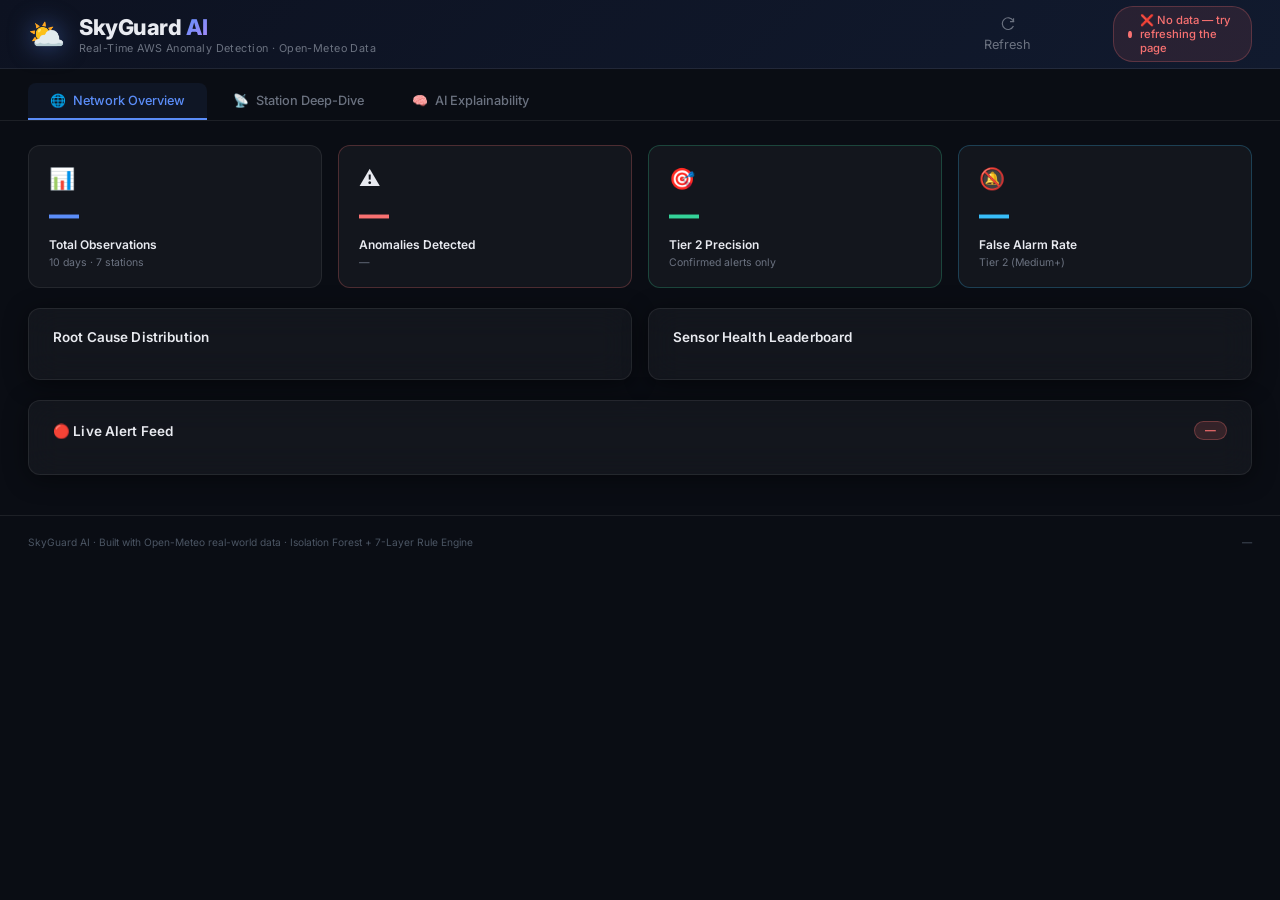
<file: output/index.html>
<!DOCTYPE html>
<html lang="en">
<head>
  <meta charset="UTF-8" />
  <meta name="viewport" content="width=device-width, initial-scale=1.0"/>
  <title>SkyGuard AI — Real-Time AWS Anomaly Detection</title>
  <meta name="description" content="SkyGuard AI: 7-layer anomaly detection pipeline for Automatic Weather Stations across India, powered by Isolation Forest and spatial consistency checks."/>
  <link rel="preconnect" href="https://fonts.googleapis.com"/>
  <link href="https://fonts.googleapis.com/css2?family=Inter:wght@300;400;500;600;700;800&display=swap" rel="stylesheet"/>
  <script src="https://cdn.plot.ly/plotly-2.27.0.min.js"></script>
  <link rel="stylesheet" href="style.css"/>
</head>
<body>

  <!-- ═══════════════════ HEADER ═══════════════════ -->
  <header class="site-header">
    <div class="header-inner">
      <div class="logo-group">
        <div class="logo-icon">⛅</div>
        <div>
          <h1 class="site-title">SkyGuard <span class="accent">AI</span></h1>
          <p class="site-subtitle">Real-Time AWS Anomaly Detection · Open-Meteo Data</p>
        </div>
      </div>
      <div class="header-meta" style="display: flex; align-items: center; gap: 12px;">
        <button id="btn-refresh" class="station-btn" style="padding: 6px 16px; margin: 0; display: flex; align-items: center; gap: 6px; font-size: 0.85rem;" onclick="window.location.reload()">
          <svg width="14" height="14" viewBox="0 0 24 24" fill="none" stroke="currentColor" stroke-width="2"><path d="M21.5 2v6h-6M21.34 15.57a10 10 0 1 1-.59-9.5l1.75 1.93"></path></svg>
          Refresh
        </button>
        <div class="status-pill" id="data-status">
          <span class="pulse-dot"></span>
          <span id="data-status-text">⏳ Connecting...</span>
        </div>
      </div>
    </div>
  </header>

  <!-- ═══════════════════ NAVIGATION TABS ═══════════════════ -->
  <nav class="tab-nav">
    <button class="tab-btn active" id="tab-overview" onclick="switchTab('overview')">
      <span class="tab-icon">🌐</span> Network Overview
    </button>
    <button class="tab-btn" id="tab-station" onclick="switchTab('station')">
      <span class="tab-icon">📡</span> Station Deep-Dive
    </button>
    <button class="tab-btn" id="tab-explainability" onclick="switchTab('explainability')">
      <span class="tab-icon">🧠</span> AI Explainability
    </button>
  </nav>

  <!-- ═══════════════════ TAB 1: OVERVIEW ═══════════════════ -->
  <div class="tab-content active" id="content-overview">

    <!-- KPI Cards -->
    <section class="kpi-row">
      <div class="kpi-card" id="kpi-total">
        <div class="kpi-icon">📊</div>
        <div class="kpi-value" id="kpi-total-val">—</div>
        <div class="kpi-label">Total Observations</div>
        <div class="kpi-sub">10 days · 7 stations</div>
      </div>
      <div class="kpi-card danger" id="kpi-anomalies">
        <div class="kpi-icon">⚠️</div>
        <div class="kpi-value" id="kpi-anomalies-val">—</div>
        <div class="kpi-label">Anomalies Detected</div>
        <div class="kpi-sub" id="kpi-anomalies-pct">—</div>
      </div>
      <div class="kpi-card success" id="kpi-precision">
        <div class="kpi-icon">🎯</div>
        <div class="kpi-value" id="kpi-precision-val">—</div>
        <div class="kpi-label">Tier 2 Precision</div>
        <div class="kpi-sub">Confirmed alerts only</div>
      </div>
      <div class="kpi-card info" id="kpi-far">
        <div class="kpi-icon">🔕</div>
        <div class="kpi-value" id="kpi-far-val">—</div>
        <div class="kpi-label">False Alarm Rate</div>
        <div class="kpi-sub">Tier 2 (Medium+)</div>
      </div>
    </section>

    <!-- Charts Row -->
    <div class="charts-row">
      <div class="glass-card chart-half">
        <h3 class="card-title">Root Cause Distribution</h3>
        <div id="chart-root-cause"></div>
      </div>
      <div class="glass-card chart-half">
        <h3 class="card-title">Sensor Health Leaderboard</h3>
        <div id="chart-health"></div>
      </div>
    </div>

    <!-- Alert Feed -->
    <div class="glass-card">
      <div class="card-header-row">
        <h3 class="card-title">🔴 Live Alert Feed</h3>
        <span class="badge-count" id="alert-count-badge">—</span>
      </div>
      <div class="alert-feed" id="alert-feed"></div>
    </div>

  </div>

  <!-- ═══════════════════ TAB 2: STATION DEEP-DIVE ═══════════════════ -->
  <div class="tab-content" id="content-station">
    <div class="station-layout">
      <!-- Sidebar -->
      <aside class="station-sidebar">
        <h3 class="sidebar-title">📡 Stations</h3>
        <div class="station-group-label">Delhi NCR Cluster</div>
        <div class="station-list" id="station-list-ncr"></div>
        <div class="station-group-label" style="margin-top:12px">Isolated Stations</div>
        <div class="station-list" id="station-list-iso"></div>
      </aside>

      <!-- Charts -->
      <div class="station-main">
        <div class="glass-card" style="margin-bottom:16px">
          <h3 class="card-title" id="station-chart-title">Select a station →</h3>
          <div id="chart-temp" style="height:280px"></div>
        </div>
        <div class="charts-row">
          <div class="glass-card chart-half">
            <h3 class="card-title">Pressure (hPa)</h3>
            <div id="chart-pressure" style="height:220px"></div>
          </div>
          <div class="glass-card chart-half">
            <h3 class="card-title">Humidity (%)</h3>
            <div id="chart-humidity" style="height:220px"></div>
          </div>
        </div>
        <div class="glass-card">
          <h3 class="card-title">Fused Anomaly Score</h3>
          <div id="chart-score" style="height:200px"></div>
        </div>
      </div>
    </div>
  </div>

  <!-- ═════════════════ TAB 3: AI EXPLAINABILITY ═════════════════ -->
  <div class="tab-content" id="content-explainability">
    <div class="explain-layout">

      <!-- Pipeline Flowchart (left column) -->
      <div class="glass-card explain-flow">
        <h3 class="card-title">🔬 7-Layer Detection Pipeline</h3>
        <div class="pipeline-flow">
          <div class="pipe-step step-input">
            <div class="pipe-icon">📡</div>
            <div class="pipe-label">Raw AWS Reading</div>
            <div class="pipe-sub">Temperature · Pressure · Humidity</div>
          </div>
          <div class="pipe-arrow">↓</div>
          <div class="pipe-step step-rule">
            <div class="pipe-icon">📏</div>
            <div class="pipe-label">Layer 1 · Physical Range</div>
            <div class="pipe-sub">−40°C to 60°C | 870–1085 hPa · weight 1.0</div>
          </div>
          <div class="pipe-arrow">↓</div>
          <div class="pipe-step step-rule">
            <div class="pipe-icon">⚡</div>
            <div class="pipe-label">Layer 2 · Spike Detector</div>
            <div class="pipe-sub">MAD-robust rate-of-change · weight 0.55</div>
          </div>
          <div class="pipe-arrow">↓</div>
          <div class="pipe-step step-rule">
            <div class="pipe-icon">🥶</div>
            <div class="pipe-label">Layer 3 · Frozen Sensor</div>
            <div class="pipe-sub">Value unchanged for 40+ min · weight 0.85</div>
          </div>
          <div class="pipe-arrow">↓</div>
          <div class="pipe-step step-rule">
            <div class="pipe-icon">📉</div>
            <div class="pipe-label">Layer 4 · Drift Check</div>
            <div class="pipe-sub">24h rolling z-score deviation · weight 0.35</div>
          </div>
          <div class="pipe-arrow">↓</div>
          <div class="pipe-step step-rule">
            <div class="pipe-icon">🌡️</div>
            <div class="pipe-label">Layer 5 · Physics Check</div>
            <div class="pipe-sub">Dew point &gt; temp, joint pressure-humidity spikes · weight 0.55</div>
          </div>
          <div class="pipe-arrow">↓</div>
          <div class="pipe-step step-ml">
            <div class="pipe-icon">🤖</div>
            <div class="pipe-label">Layer 6 · Isolation Forest</div>
            <div class="pipe-sub">7-feature ML · no labels needed · weight 0.45</div>
          </div>
          <div class="pipe-arrow">↓</div>
          <div class="pipe-step step-spatial">
            <div class="pipe-icon">🗺️</div>
            <div class="pipe-label">Layer 7 · Spatial Consistency</div>
            <div class="pipe-sub">NCR cluster only (Delhi/Gurgaon/Noida) · weight 0.65</div>
          </div>
          <div class="pipe-arrow">↓</div>
          <div class="pipe-step step-fusion">
            <div class="pipe-icon">⚖️</div>
            <div class="pipe-label">Evidence Fusion</div>
            <div class="pipe-sub">Weighted sum → Severity → Confidence</div>
          </div>
          <div class="pipe-arrow">↓</div>
          <div class="pipe-step step-output">
            <div class="pipe-icon">✅</div>
            <div class="pipe-label">Auto-Correction + Alert</div>
            <div class="pipe-sub">Corrected value sent downstream</div>
          </div>
        </div>
      </div>

      <!-- Right column -->
      <div class="explain-right">

        <!-- Section A: Top Significant Alerts -->
        <div class="glass-card" style="margin-bottom:16px">
          <h3 class="card-title">🔊 Top Anomalies — Medium+ Severity</h3>
          <p class="explain-prose" style="margin-bottom:12px">
            Showing the highest-scoring anomalies with the <strong>exact reasoning</strong> produced by
            the 7-layer pipeline. Each bullet is a specific detector that fired and why.
          </p>
          <div id="top-alerts-box">Loading...</div>
        </div>

        <!-- Section B: Detection Layer Breakdown -->
        <div class="glass-card" style="margin-bottom:16px">
          <h3 class="card-title">📊 Detection Layer Breakdown (Worst Alert)</h3>
          <p class="explain-prose" style="margin-bottom:8px">
            Real scores from every detection layer for the highest-scoring anomaly.
            Each bar = raw detector score &times; fusion weight. Taller bar = stronger evidence.
          </p>
          <div id="chart-attribution" style="height:270px"></div>
        </div>

        <!-- Section C: Worst Anomaly Deep Dive -->
        <div class="glass-card" style="margin-bottom:16px">
          <h3 class="card-title">📋 Worst Anomaly Deep Dive</h3>
          <div class="explain-prose" id="worst-anomaly-box">Loading...</div>
        </div>

        <!-- Section D: Evaluation Metrics -->
        <div class="glass-card">
          <h3 class="card-title">📈 Detection Performance Metrics</h3>
          <p class="explain-prose" style="margin-bottom:12px">
            Evaluated against labeled ground truth (injected anomalies). Tier 1 = any flag;
            Tier 2 = Medium/High/Critical severity confirmed alerts.
          </p>
          <div class="metrics-grid" id="metrics-grid"></div>
        </div>

      </div>
    </div>
  </div>

  <footer class="site-footer">
    <span>SkyGuard AI · Built with Open-Meteo real-world data · Isolation Forest + 7-Layer Rule Engine</span>
    <span id="footer-timestamp">—</span>
  </footer>

  <script src="app.js"></script>
</body>
</html>
</file>
<file: output/style.css>
/* ═══════════════════════════════════════════════════════════
   SkyGuard AI Dashboard — Premium Dark Theme
   ═══════════════════════════════════════════════════════════ */

*, *::before, *::after { box-sizing: border-box; margin: 0; padding: 0; }

:root {
  --bg-base:      #0a0d14;
  --bg-surface:   #111622;
  --bg-glass:     rgba(255,255,255,0.04);
  --border-glass: rgba(255,255,255,0.08);
  --accent:       #5b8df8;
  --accent-glow:  rgba(91,141,248,0.25);
  --accent2:      #a78bfa;
  --success:      #34d399;
  --warning:      #fbbf24;
  --danger:       #f87171;
  --info:         #38bdf8;
  --text-primary: #e8eaf0;
  --text-muted:   #6b7280;
  --text-dim:     #4b5563;
  --font:         'Inter', system-ui, sans-serif;
  --radius:       12px;
  --radius-sm:    8px;
  --shadow:       0 4px 24px rgba(0,0,0,0.45);
  --shadow-sm:    0 2px 8px rgba(0,0,0,0.3);
}

html { font-size: 15px; scroll-behavior: smooth; }

body {
  background: var(--bg-base);
  color: var(--text-primary);
  font-family: var(--font);
  min-height: 100vh;
  -webkit-font-smoothing: antialiased;
}

/* ── HEADER ────────────────────────────────────────────── */
.site-header {
  background: linear-gradient(135deg, #0d1221 0%, #111a2e 100%);
  border-bottom: 1px solid var(--border-glass);
  padding: 0 28px;
  position: sticky;
  top: 0;
  z-index: 100;
  backdrop-filter: blur(12px);
}

.header-inner {
  max-width: 1400px;
  margin: 0 auto;
  display: flex;
  align-items: center;
  justify-content: space-between;
  height: 68px;
}

.logo-group {
  display: flex;
  align-items: center;
  gap: 14px;
}

.logo-icon {
  font-size: 2rem;
  filter: drop-shadow(0 0 12px rgba(91,141,248,0.5));
}

.site-title {
  font-size: 1.45rem;
  font-weight: 800;
  letter-spacing: -0.02em;
  color: var(--text-primary);
}

.site-title .accent {
  background: linear-gradient(135deg, var(--accent), var(--accent2));
  -webkit-background-clip: text;
  -webkit-text-fill-color: transparent;
  background-clip: text;
}

.site-subtitle {
  font-size: 0.72rem;
  color: var(--text-muted);
  letter-spacing: 0.04em;
  margin-top: 2px;
}

.status-pill {
  display: flex;
  align-items: center;
  gap: 8px;
  background: rgba(52,211,153,0.1);
  border: 1px solid rgba(52,211,153,0.25);
  border-radius: 20px;
  padding: 6px 14px;
  font-size: 0.75rem;
  color: var(--success);
  font-weight: 500;
}

.pulse-dot {
  width: 7px;
  height: 7px;
  background: var(--success);
  border-radius: 50%;
  animation: pulse 2s infinite;
}

@keyframes pulse {
  0%, 100% { opacity: 1; transform: scale(1); }
  50% { opacity: 0.4; transform: scale(0.8); }
}

/* ── NAVIGATION ────────────────────────────────────────── */
.tab-nav {
  display: flex;
  gap: 4px;
  padding: 14px 28px 0;
  max-width: 1400px;
  margin: 0 auto;
  border-bottom: 1px solid var(--border-glass);
}

.tab-btn {
  background: transparent;
  border: none;
  border-bottom: 2px solid transparent;
  padding: 10px 22px;
  font-family: var(--font);
  font-size: 0.85rem;
  font-weight: 500;
  color: var(--text-muted);
  cursor: pointer;
  border-radius: var(--radius-sm) var(--radius-sm) 0 0;
  display: flex;
  align-items: center;
  gap: 7px;
  transition: all 0.2s ease;
  white-space: nowrap;
}

.tab-btn:hover {
  color: var(--text-primary);
  background: rgba(255,255,255,0.04);
}

.tab-btn.active {
  color: var(--accent);
  border-bottom-color: var(--accent);
  background: rgba(91,141,248,0.07);
}

.tab-icon { font-size: 1em; }

/* ── TAB CONTENT ───────────────────────────────────────── */
.tab-content {
  display: none;
  max-width: 1400px;
  margin: 0 auto;
  padding: 24px 28px 40px;
  animation: fadeIn 0.3s ease;
}

.tab-content.active { display: block; }

@keyframes fadeIn {
  from { opacity: 0; transform: translateY(8px); }
  to   { opacity: 1; transform: translateY(0); }
}

/* ── GLASS CARDS ───────────────────────────────────────── */
.glass-card {
  background: var(--bg-glass);
  backdrop-filter: blur(16px);
  border: 1px solid var(--border-glass);
  border-radius: var(--radius);
  padding: 20px 24px;
  box-shadow: var(--shadow);
  transition: border-color 0.2s;
}

.glass-card:hover { border-color: rgba(255,255,255,0.13); }

.card-title {
  font-size: 0.9rem;
  font-weight: 600;
  color: var(--text-primary);
  margin-bottom: 14px;
  letter-spacing: 0.01em;
}

.card-header-row {
  display: flex;
  align-items: center;
  justify-content: space-between;
  margin-bottom: 14px;
}

.card-header-row .card-title { margin-bottom: 0; }

.badge-count {
  background: rgba(248,113,113,0.15);
  border: 1px solid rgba(248,113,113,0.3);
  color: var(--danger);
  border-radius: 12px;
  padding: 2px 10px;
  font-size: 0.72rem;
  font-weight: 600;
}

/* ── KPI CARDS ─────────────────────────────────────────── */
.kpi-row {
  display: grid;
  grid-template-columns: repeat(4, 1fr);
  gap: 16px;
  margin-bottom: 20px;
}

.kpi-card {
  background: var(--bg-glass);
  border: 1px solid var(--border-glass);
  border-radius: var(--radius);
  padding: 20px 20px 18px;
  display: flex;
  flex-direction: column;
  gap: 4px;
  transition: transform 0.2s, box-shadow 0.2s;
}

.kpi-card:hover { transform: translateY(-2px); box-shadow: 0 8px 32px rgba(0,0,0,0.5); }

.kpi-card.danger  { border-color: rgba(248,113,113,0.25); }
.kpi-card.success { border-color: rgba(52,211,153,0.25);  }
.kpi-card.info    { border-color: rgba(56,189,248,0.25);  }

.kpi-icon { font-size: 1.4rem; margin-bottom: 4px; }

.kpi-value {
  font-size: 2rem;
  font-weight: 800;
  letter-spacing: -0.03em;
  line-height: 1;
}

.kpi-card.danger  .kpi-value { color: var(--danger); }
.kpi-card.success .kpi-value { color: var(--success); }
.kpi-card.info    .kpi-value { color: var(--info); }
.kpi-card:not(.danger):not(.success):not(.info) .kpi-value { color: var(--accent); }

.kpi-label {
  font-size: 0.8rem;
  font-weight: 600;
  color: var(--text-primary);
  margin-top: 4px;
}

.kpi-sub {
  font-size: 0.7rem;
  color: var(--text-muted);
}

/* ── CHART ROW ─────────────────────────────────────────── */
.charts-row {
  display: grid;
  grid-template-columns: 1fr 1fr;
  gap: 16px;
  margin-bottom: 20px;
}

.chart-half { /* inherits glass-card */ }

/* ── ALERT FEED ────────────────────────────────────────── */
.alert-feed {
  max-height: 300px;
  overflow-y: auto;
  display: flex;
  flex-direction: column;
  gap: 6px;
}

.alert-feed::-webkit-scrollbar { width: 4px; }
.alert-feed::-webkit-scrollbar-track { background: transparent; }
.alert-feed::-webkit-scrollbar-thumb { background: var(--border-glass); border-radius: 4px; }

.alert-item {
  padding: 10px 14px;
  border-radius: var(--radius-sm);
  background: rgba(255,255,255,0.025);
  border: 1px solid var(--border-glass);
  font-size: 0.75rem;
  animation: slideIn 0.3s ease;
  transition: background 0.2s;
  margin-bottom: 6px;
}
.alert-item-critical { border-left: 3px solid rgba(248,113,113,0.5); }
.alert-item-high     { border-left: 3px solid rgba(251,191,36,0.5); }
.alert-item-medium   { border-left: 3px solid rgba(56,189,248,0.4); }
.alert-item-low      { border-left: 3px solid rgba(107,114,128,0.3); }

.alert-item:hover { background: rgba(255,255,255,0.05); }

.alert-item-header {
  display: flex;
  align-items: center;
  gap: 10px;
  margin-bottom: 4px;
}

.alert-explanation {
  color: var(--text-muted);
  font-size: 0.7rem;
  margin-top: 3px;
  overflow: hidden;
  text-overflow: ellipsis;
  white-space: nowrap;
}

/* Top alerts in explainability tab */
.top-alert-card {
  padding: 14px 16px;
  border-radius: var(--radius-sm);
  background: rgba(255,255,255,0.03);
  border: 1px solid var(--border-glass);
  margin-bottom: 10px;
  animation: slideIn 0.3s ease;
}
.sev-card-critical { border-left: 4px solid rgba(248,113,113,0.6); }
.sev-card-high     { border-left: 4px solid rgba(251,191,36,0.5); }
.sev-card-medium   { border-left: 4px solid rgba(56,189,248,0.4); }
.sev-card-low      { border-left: 4px solid rgba(107,114,128,0.3); }

.top-alert-header {
  display: flex;
  justify-content: space-between;
  align-items: flex-start;
  margin-bottom: 8px;
}

.top-alert-bullets {
  list-style: none;
  padding: 0;
  margin: 0;
}
.top-alert-bullets li {
  color: var(--text-muted);
  font-size: 0.72rem;
  padding: 3px 0;
  border-bottom: 1px solid rgba(255,255,255,0.04);
  line-height: 1.4;
}
.top-alert-bullets li:last-child { border-bottom: none; }
.top-alert-bullets li::before { content: '▸ '; color: var(--accent); }

.alert-corr {
  margin-top: 6px;
  font-size: 0.7rem;
  color: #34d399;
}

/* Explanation callout in worst-anomaly box */
.explain-callout {
  margin-top: 12px;
  padding: 10px 14px;
  background: rgba(91,141,248,0.07);
  border: 1px solid rgba(91,141,248,0.2);
  border-radius: var(--radius-sm);
  font-size: 0.75rem;
}
.explain-callout ul { list-style: none; padding: 0; margin: 6px 0 0; }
.explain-callout li { color: var(--text-muted); padding: 2px 0; line-height: 1.4; }
.explain-callout li::before { content: '▸ '; color: var(--accent); }

@keyframes slideIn {
  from { opacity: 0; transform: translateX(-12px); }
  to   { opacity: 1; transform: translateX(0); }
}

.alert-time { color: var(--text-muted); font-variant-numeric: tabular-nums; }
.alert-station { font-weight: 600; color: var(--accent); }
.alert-cause { color: var(--text-primary); font-size: 0.72rem; }

.severity-badge {
  padding: 2px 8px;
  border-radius: 10px;
  font-weight: 600;
  font-size: 0.65rem;
  text-align: center;
  text-transform: uppercase;
  letter-spacing: 0.05em;
}

.sev-critical { background: rgba(248,113,113,0.2); color: #f87171; border: 1px solid rgba(248,113,113,0.35); }
.sev-high     { background: rgba(251,191,36,0.15); color: #fbbf24; border: 1px solid rgba(251,191,36,0.3); }
.sev-medium   { background: rgba(56,189,248,0.15); color: #38bdf8; border: 1px solid rgba(56,189,248,0.3); }
.sev-low      { background: rgba(107,114,128,0.2); color: #9ca3af; border: 1px solid rgba(107,114,128,0.3); }

/* ── STATION DEEP-DIVE ─────────────────────────────────── */
.station-layout {
  display: grid;
  grid-template-columns: 200px 1fr;
  gap: 20px;
  align-items: start;
}

.station-sidebar {
  background: var(--bg-glass);
  border: 1px solid var(--border-glass);
  border-radius: var(--radius);
  padding: 16px;
  position: sticky;
  top: 90px;
}

.sidebar-title {
  font-size: 0.8rem;
  font-weight: 700;
  color: var(--text-primary);
  margin-bottom: 12px;
}

.station-group-label {
  font-size: 0.65rem;
  font-weight: 600;
  text-transform: uppercase;
  letter-spacing: 0.08em;
  color: var(--text-dim);
  margin-bottom: 6px;
}

.station-btn {
  width: 100%;
  background: transparent;
  border: 1px solid transparent;
  border-radius: var(--radius-sm);
  padding: 8px 10px;
  font-family: var(--font);
  font-size: 0.75rem;
  color: var(--text-muted);
  cursor: pointer;
  text-align: left;
  display: flex;
  flex-direction: column;
  gap: 2px;
  transition: all 0.18s ease;
  margin-bottom: 4px;
}

.station-btn:hover {
  background: rgba(255,255,255,0.05);
  color: var(--text-primary);
}

.station-btn.active {
  background: rgba(91,141,248,0.12);
  border-color: rgba(91,141,248,0.3);
  color: var(--accent);
}

.station-btn-name { font-weight: 600; }
.station-btn-health { font-size: 0.65rem; }

.station-main { display: flex; flex-direction: column; gap: 16px; }

/* ── AI EXPLAINABILITY ─────────────────────────────────── */
.explain-layout {
  display: grid;
  grid-template-columns: 300px 1fr;
  gap: 20px;
  align-items: start;
}

.pipeline-flow {
  display: flex;
  flex-direction: column;
  align-items: center;
  gap: 0;
}

.pipe-step {
  width: 100%;
  padding: 10px 14px;
  border-radius: var(--radius-sm);
  border: 1px solid var(--border-glass);
  display: flex;
  gap: 10px;
  align-items: flex-start;
  transition: transform 0.2s;
}

.pipe-step:hover { transform: translateX(4px); }

.step-input   { background: rgba(91,141,248,0.08); border-color: rgba(91,141,248,0.2); }
.step-rule    { background: rgba(167,139,250,0.07); border-color: rgba(167,139,250,0.2); }
.step-ml      { background: rgba(251,191,36,0.08); border-color: rgba(251,191,36,0.2); }
.step-spatial { background: rgba(56,189,248,0.07); border-color: rgba(56,189,248,0.2); }
.step-fusion  { background: rgba(52,211,153,0.07); border-color: rgba(52,211,153,0.2); }
.step-output  { background: rgba(52,211,153,0.1);  border-color: rgba(52,211,153,0.3); }

.pipe-icon { font-size: 1.1rem; flex-shrink: 0; margin-top: 1px; }
.pipe-label { font-size: 0.78rem; font-weight: 600; color: var(--text-primary); }
.pipe-sub   { font-size: 0.65rem; color: var(--text-muted); margin-top: 2px; }

.pipe-arrow {
  color: var(--text-dim);
  font-size: 1rem;
  line-height: 1;
  margin: 2px 0;
  text-align: center;
}

.explain-right { display: flex; flex-direction: column; gap: 16px; }

.explain-prose {
  font-size: 0.78rem;
  color: var(--text-muted);
  line-height: 1.6;
  margin-bottom: 14px;
}

.explain-prose strong { color: var(--text-primary); }
.explain-prose em { color: var(--accent); font-style: normal; font-weight: 500; }

/* ── METRICS GRID ──────────────────────────────────────── */
.metrics-grid {
  display: grid;
  grid-template-columns: 1fr 1fr;
  gap: 12px;
}

.metric-box {
  background: rgba(255,255,255,0.025);
  border: 1px solid var(--border-glass);
  border-radius: var(--radius-sm);
  padding: 12px 14px;
}

.metric-box-label {
  font-size: 0.65rem;
  font-weight: 600;
  text-transform: uppercase;
  letter-spacing: 0.06em;
  color: var(--text-dim);
  margin-bottom: 4px;
}

.metric-box-title {
  font-size: 0.7rem;
  color: var(--text-muted);
  margin-bottom: 8px;
}

.metric-box-val {
  font-size: 1.5rem;
  font-weight: 800;
  letter-spacing: -0.02em;
}

/* ── WORST ANOMALY BOX ─────────────────────────────────── */
#worst-anomaly-box {
  display: flex;
  flex-direction: column;
  gap: 6px;
}

.anomaly-row {
  display: grid;
  grid-template-columns: 130px 1fr;
  gap: 8px;
  font-size: 0.75rem;
}

.anomaly-row-label { color: var(--text-muted); }
.anomaly-row-val   { color: var(--text-primary); font-weight: 500; }

/* ── FOOTER ────────────────────────────────────────────── */
.site-footer {
  text-align: center;
  padding: 20px 28px;
  border-top: 1px solid var(--border-glass);
  font-size: 0.68rem;
  color: var(--text-dim);
  display: flex;
  justify-content: space-between;
  max-width: 1400px;
  margin: 0 auto;
}

/* ── RESPONSIVE ────────────────────────────────────────── */
@media (max-width: 900px) {
  .kpi-row            { grid-template-columns: 1fr 1fr; }
  .charts-row         { grid-template-columns: 1fr; }
  .station-layout     { grid-template-columns: 1fr; }
  .explain-layout     { grid-template-columns: 1fr; }
  .station-sidebar    { position: static; }
  .alert-item         { grid-template-columns: 1fr 1fr; }
}
</file>
